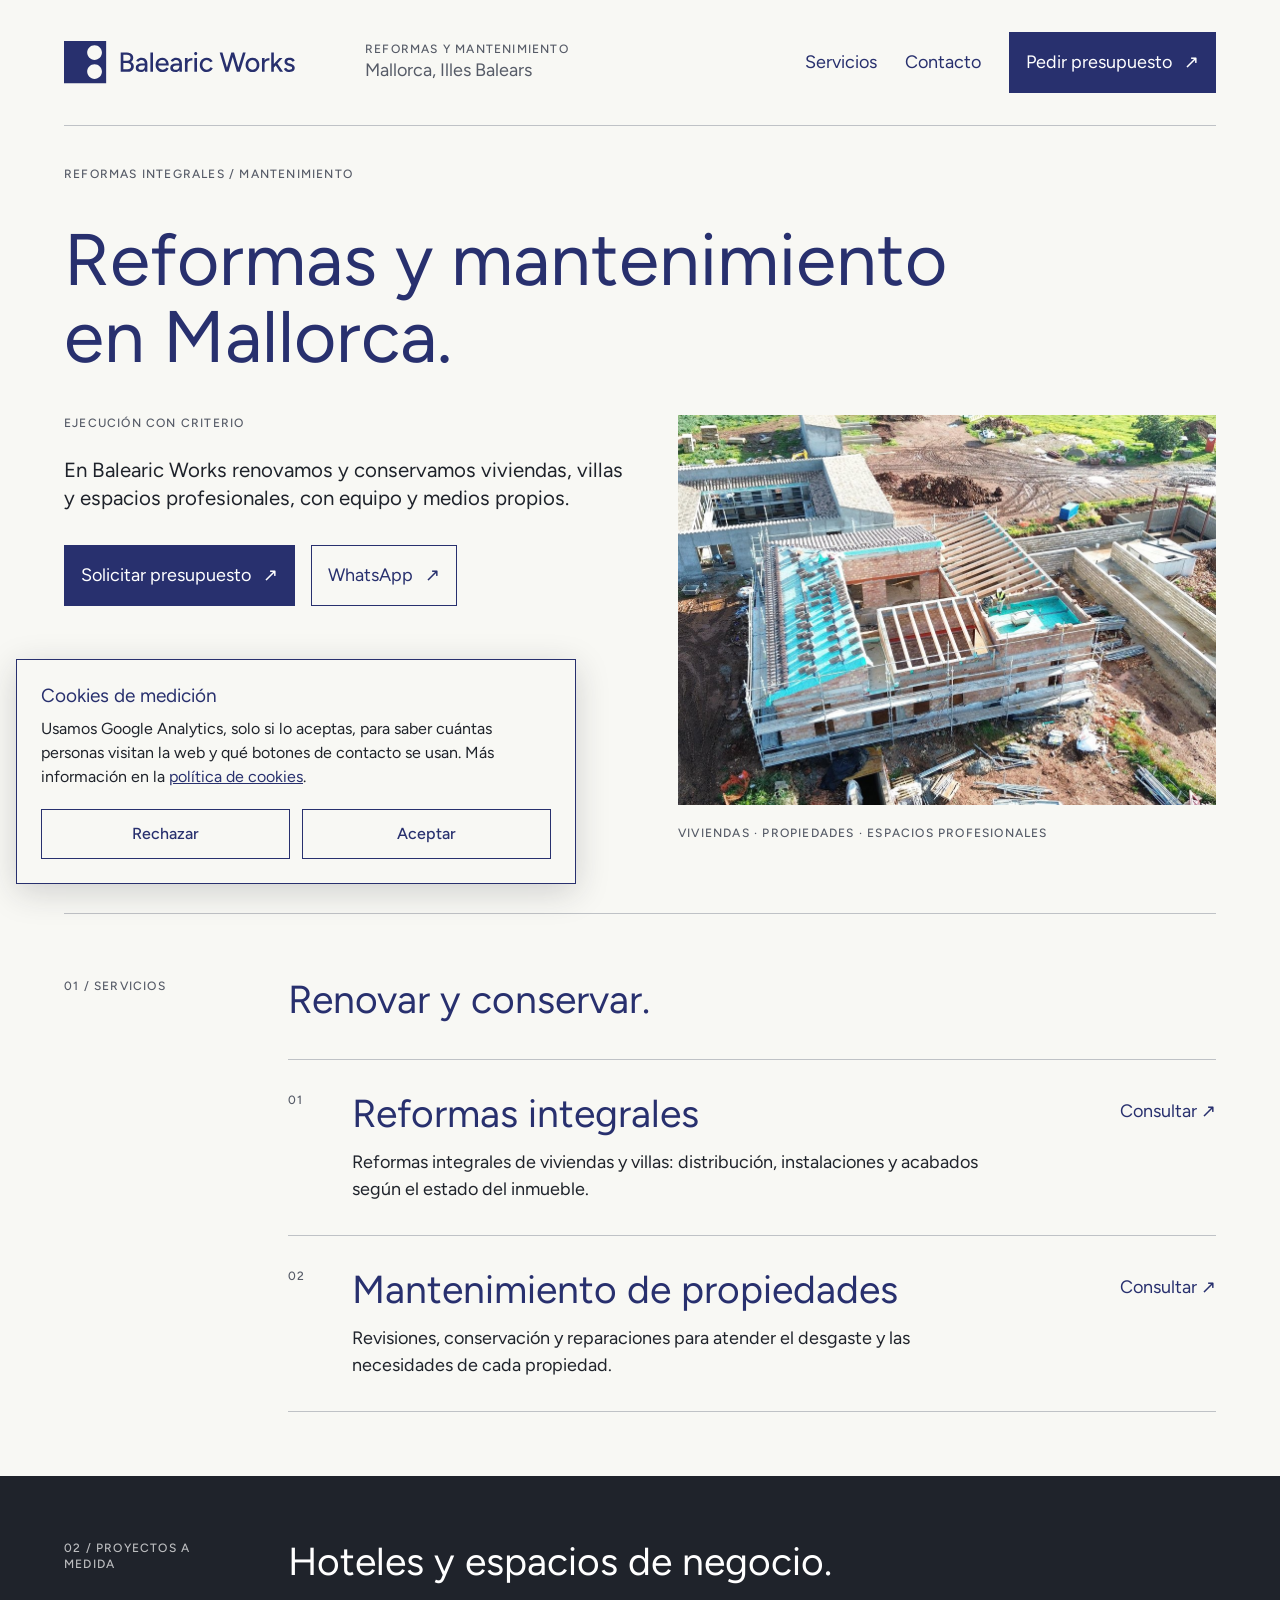
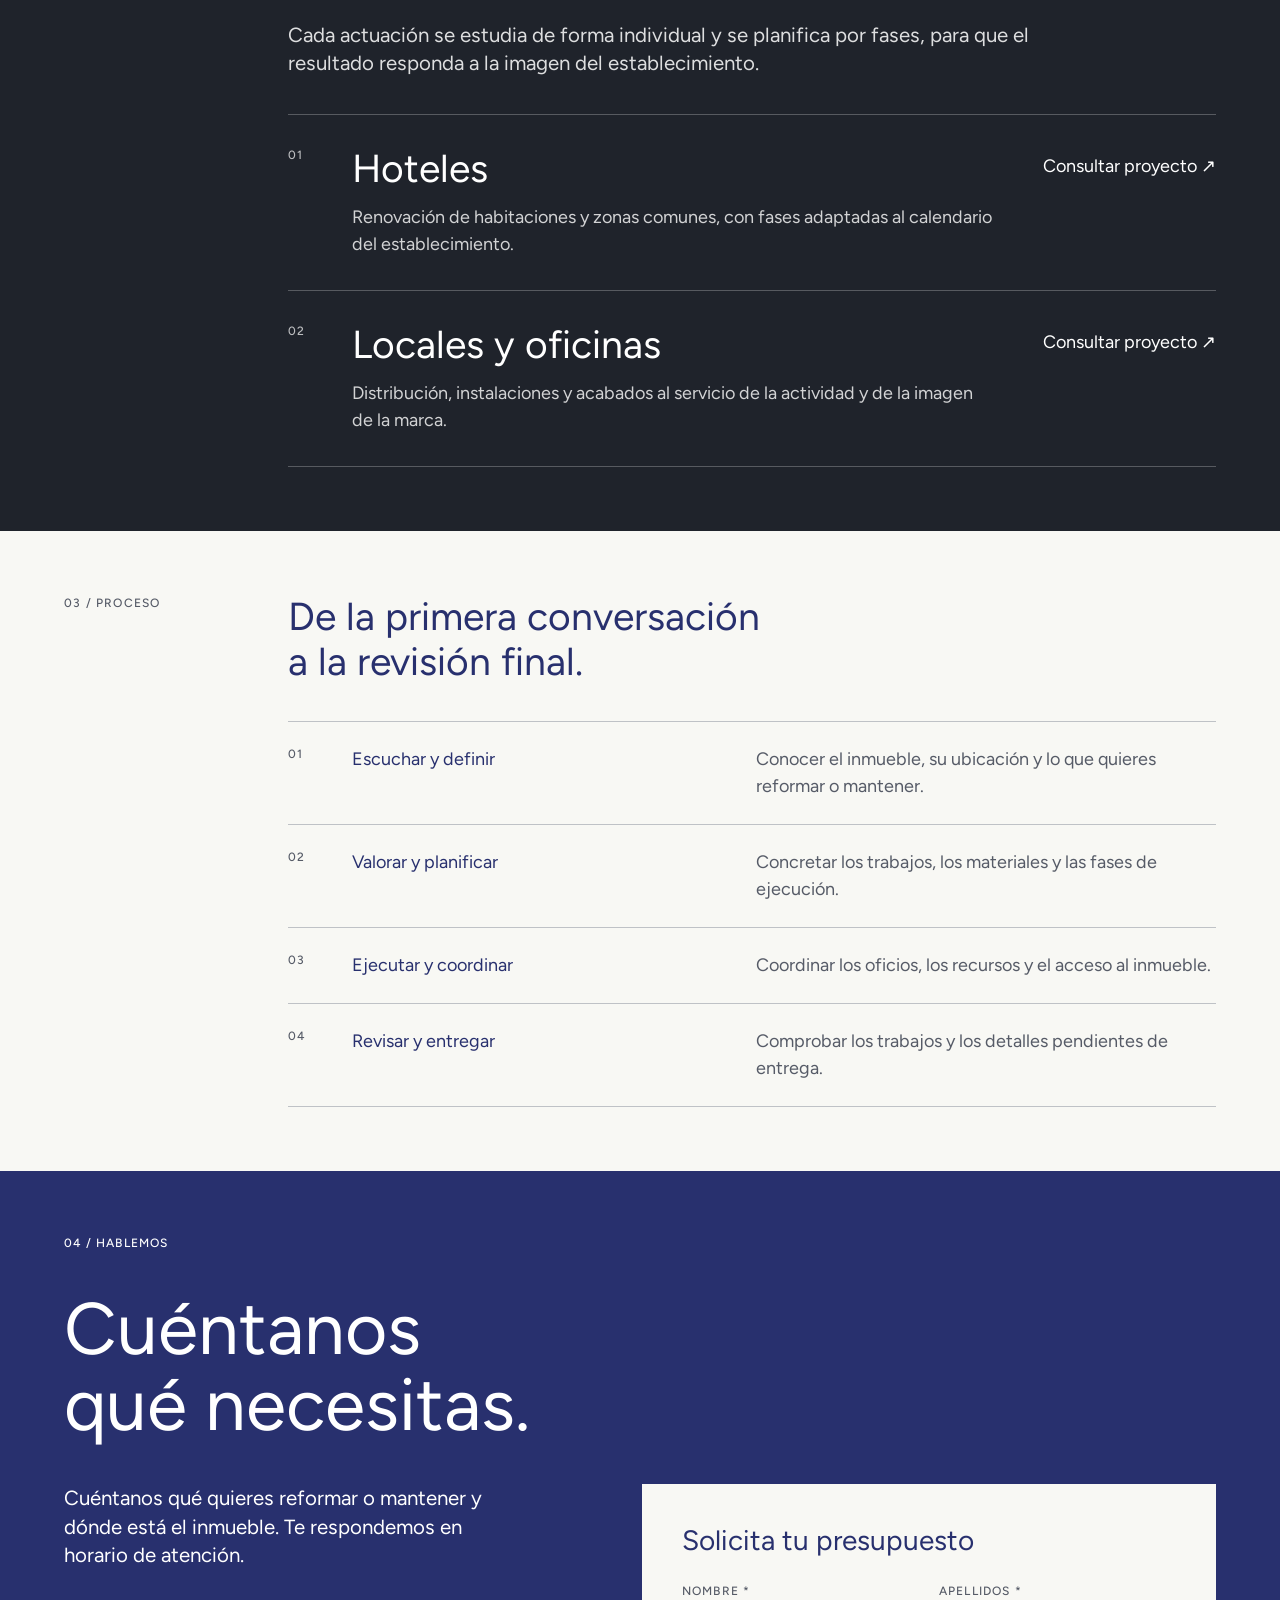
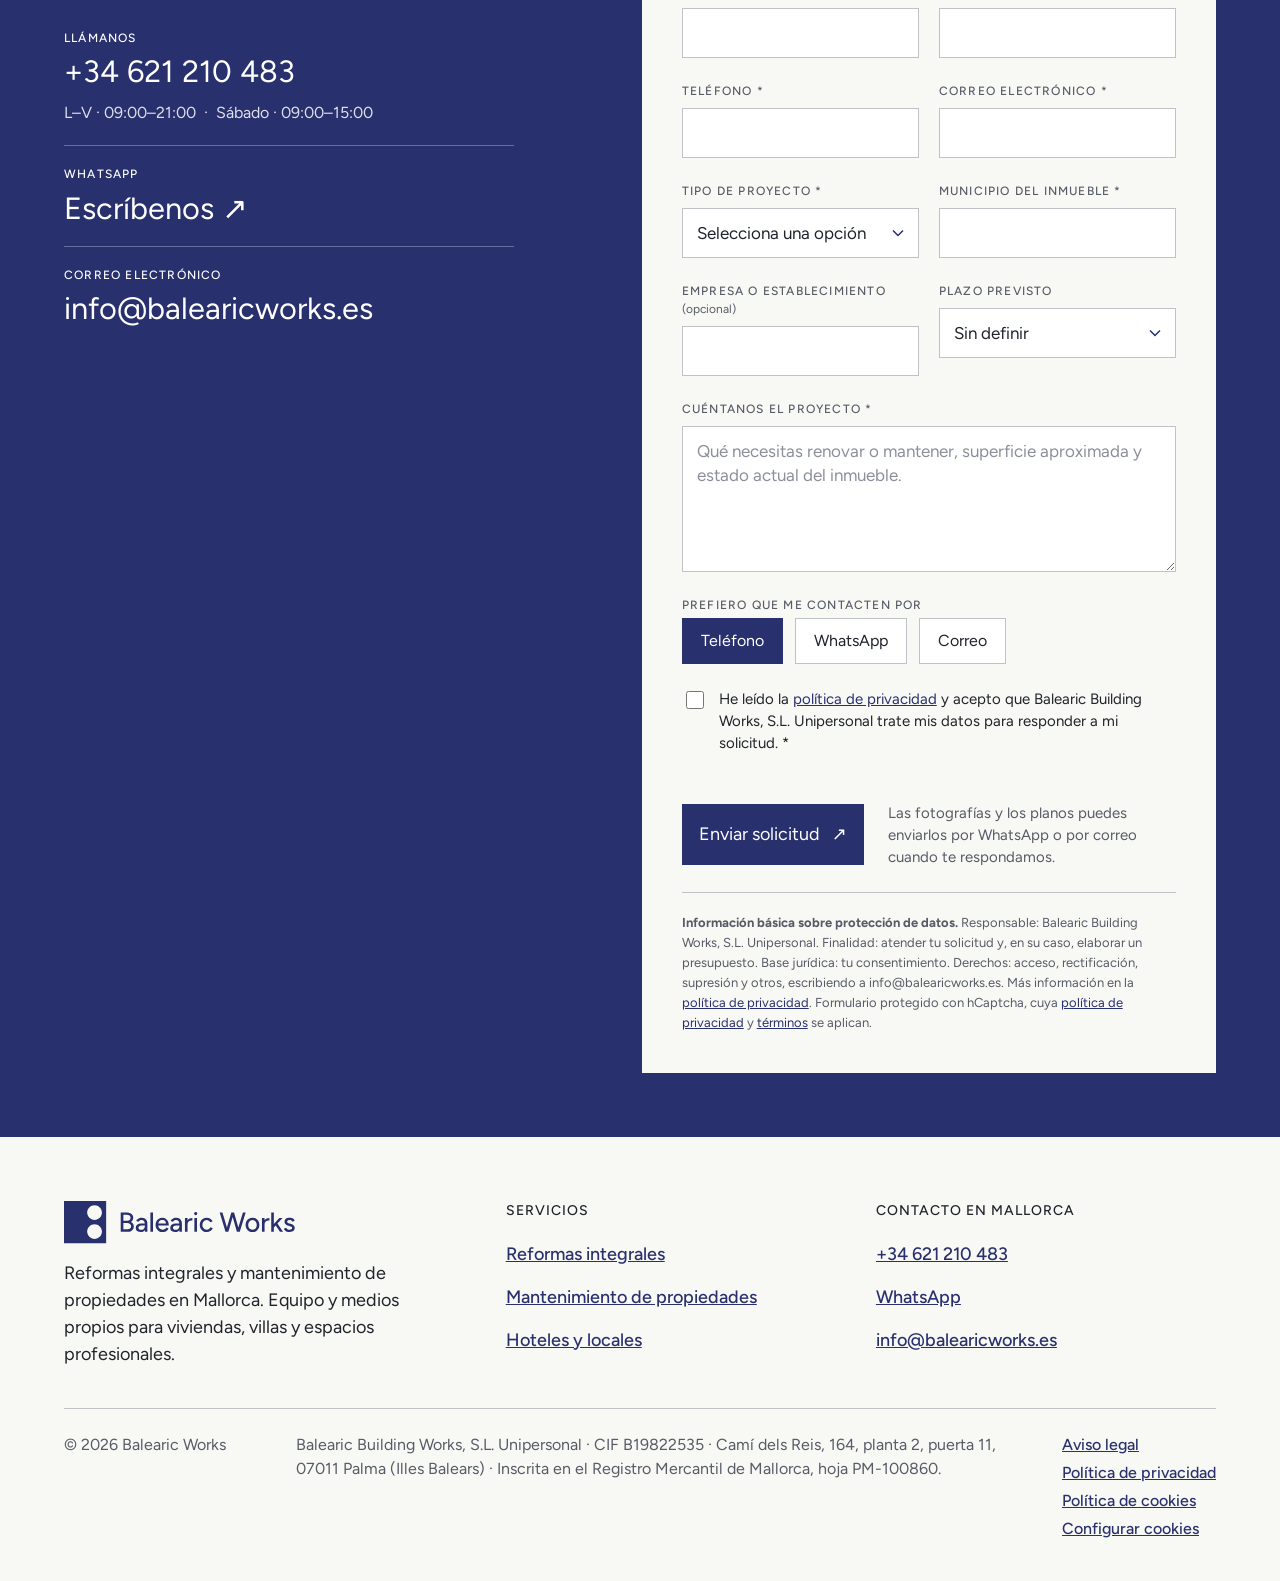
<file: index.html>
<!doctype html>
<html lang="es">
<head>
  <meta charset="utf-8">
  <meta name="viewport" content="width=device-width, initial-scale=1">
  <title>Balearic Works · Reformas y mantenimiento en Mallorca</title>
  <meta name="description" content="Reformas integrales y mantenimiento de propiedades en Mallorca, con equipo y medios propios. Proyectos a medida para hoteles y locales. Solicita presupuesto por teléfono o WhatsApp.">
  <meta name="theme-color" content="#28306e">
  <link rel="canonical" href="https://balearicworks.es/">

  <meta property="og:type" content="website">
  <meta property="og:locale" content="es_ES">
  <meta property="og:site_name" content="Balearic Works">
  <meta property="og:title" content="Balearic Works · Reformas y mantenimiento en Mallorca">
  <meta property="og:description" content="Reformas integrales y mantenimiento de propiedades en Mallorca, con equipo y medios propios.">
  <meta property="og:url" content="https://balearicworks.es/">

  <link rel="icon" href="assets/logo-marca.svg" type="image/svg+xml">
  <link rel="preload" href="assets/fonts/figtree-latin-wght-normal.woff2" as="font" type="font/woff2" crossorigin>
  <link rel="stylesheet" href="css/styles.css">

  <script type="application/ld+json">
  {
    "@context": "https://schema.org",
    "@type": "HomeAndConstructionBusiness",
    "name": "Balearic Works",
    "legalName": "Balearic Building Works, S.L. Unipersonal",
    "taxID": "B19822535",
    "url": "https://balearicworks.es/",
    "description": "Reformas integrales y mantenimiento de propiedades en Mallorca.",
    "email": "info@balearicworks.es",
    "telephone": "+34621210483",
    "address": {
      "@type": "PostalAddress",
      "addressLocality": "Palma",
      "addressRegion": "Illes Balears",
      "addressCountry": "ES"
    },
    "areaServed": "Mallorca, Illes Balears",
    "openingHoursSpecification": [
      { "@type": "OpeningHoursSpecification", "dayOfWeek": ["Monday","Tuesday","Wednesday","Thursday","Friday"], "opens": "09:00", "closes": "21:00" },
      { "@type": "OpeningHoursSpecification", "dayOfWeek": "Saturday", "opens": "09:00", "closes": "15:00" }
    ]
  }
  </script>
</head>
<body>
  <a class="skip" href="#contacto">Ir al contacto</a>

  <header class="cabecera">
    <div class="contenedor cabecera__fila">
      <a class="marca" href="/" aria-label="Balearic Works, inicio">
        <img src="assets/logo.svg" alt="Balearic Works" width="233" height="43">
      </a>

      <div class="cabecera__actividad">
        <p class="micro">Reformas y mantenimiento</p>
        <p class="cabecera__lugar">Mallorca, Illes Balears</p>
      </div>

      <nav class="nav" aria-label="Principal">
        <a class="nav__enlace" href="#servicios">Servicios</a>
        <a class="nav__enlace" href="#contacto">Contacto</a>
        <a class="boton" data-evento="pedir_presupuesto" data-ubicacion="cabecera" href="#contacto">Pedir presupuesto <span aria-hidden="true">↗</span></a>
      </nav>
    </div>
  </header>

  <main>
    <!-- Presentación -->
    <section class="presentacion" aria-labelledby="titular">
      <div class="contenedor">
        <p class="micro">Reformas integrales / Mantenimiento</p>
        <h1 id="titular" class="hero">Reformas y mantenimiento<br class="solo-escritorio"> en Mallorca.</h1>

        <div class="presentacion__rejilla">
          <div class="presentacion__texto">
            <p class="micro">Ejecución con criterio</p>
            <p class="intro">En Balearic Works renovamos y conservamos viviendas, villas y espacios profesionales, con equipo y medios propios.</p>
            <div class="acciones">
              <a class="boton" data-evento="pedir_presupuesto" data-ubicacion="hero" href="#contacto">Solicitar presupuesto <span aria-hidden="true">↗</span></a>
              <a class="boton boton--linea" data-evento="click_whatsapp" data-ubicacion="hero" href="https://wa.me/34621210483?text=Hola%2C%20me%20gustar%C3%ADa%20solicitar%20un%20presupuesto." target="_blank" rel="noopener">WhatsApp <span aria-hidden="true">↗</span></a>
            </div>
          </div>

          <figure class="presentacion__imagen">
            <img src="assets/obra.jpg" alt="Vista aérea de una obra de reforma en Mallorca" width="616" height="446" fetchpriority="high">
            <figcaption class="micro">Viviendas · Propiedades · Espacios profesionales</figcaption>
          </figure>
        </div>
      </div>
    </section>

    <!-- Servicios -->
    <section id="servicios" class="seccion" aria-labelledby="servicios-titulo">
      <div class="contenedor">
        <div class="reticula">
          <p class="micro reticula__rotulo">01 / Servicios</p>
          <div class="reticula__contenido">
            <h2 id="servicios-titulo" class="titulo titulo--navy">Renovar y conservar.</h2>

            <ul class="lista">
              <li class="fila">
                <span class="micro fila__num">01</span>
                <div class="fila__texto">
                  <h3 class="titulo titulo--navy">Reformas integrales</h3>
                  <p class="cuerpo-tinta">Reformas integrales de viviendas y villas: distribución, instalaciones y acabados según el estado del inmueble.</p>
                </div>
                <a class="fila__enlace" data-evento="consultar_servicio" data-ubicacion="servicios" data-servicio="reformas_integrales" href="#contacto">Consultar <span aria-hidden="true">↗</span></a>
              </li>
              <li class="fila">
                <span class="micro fila__num">02</span>
                <div class="fila__texto">
                  <h3 class="titulo titulo--navy">Mantenimiento de propiedades</h3>
                  <p class="cuerpo-tinta">Revisiones, conservación y reparaciones para atender el desgaste y las necesidades de cada propiedad.</p>
                </div>
                <a class="fila__enlace" data-evento="consultar_servicio" data-ubicacion="servicios" data-servicio="mantenimiento" href="#contacto">Consultar <span aria-hidden="true">↗</span></a>
              </li>
            </ul>
          </div>
        </div>
      </div>
    </section>

    <!-- Proyectos a medida -->
    <section class="proyectos" aria-labelledby="proyectos-titulo">
      <div class="contenedor">
        <div class="reticula">
          <p class="micro reticula__rotulo">02 / Proyectos a medida</p>
          <div class="reticula__contenido">
            <h2 id="proyectos-titulo" class="titulo">Hoteles y espacios de negocio.</h2>
            <p class="intro proyectos__intro">Cada actuación se estudia de forma individual y se planifica por fases, para que el resultado responda a la imagen del establecimiento.</p>

            <ul class="lista lista--oscura">
              <li class="fila">
                <span class="micro fila__num">01</span>
                <div class="fila__texto">
                  <h3 class="titulo">Hoteles</h3>
                  <p>Renovación de habitaciones y zonas comunes, con fases adaptadas al calendario del establecimiento.</p>
                </div>
                <a class="fila__enlace" data-evento="consultar_servicio" data-ubicacion="proyectos" data-servicio="hoteles" href="#contacto">Consultar proyecto <span aria-hidden="true">↗</span></a>
              </li>
              <li class="fila">
                <span class="micro fila__num">02</span>
                <div class="fila__texto">
                  <h3 class="titulo">Locales y oficinas</h3>
                  <p>Distribución, instalaciones y acabados al servicio de la actividad y de la imagen de la marca.</p>
                </div>
                <a class="fila__enlace" data-evento="consultar_servicio" data-ubicacion="proyectos" data-servicio="locales_oficinas" href="#contacto">Consultar proyecto <span aria-hidden="true">↗</span></a>
              </li>
            </ul>
          </div>
        </div>
      </div>
    </section>

    <!-- Proceso -->
    <section class="seccion" aria-labelledby="proceso-titulo">
      <div class="contenedor">
        <div class="reticula">
          <p class="micro reticula__rotulo">03 / Proceso</p>
          <div class="reticula__contenido">
            <h2 id="proceso-titulo" class="titulo titulo--navy">De la primera conversación<br class="solo-escritorio"> a la revisión final.</h2>

            <ol class="lista">
              <li class="fila fila--proceso">
                <span class="micro fila__num">01</span>
                <h3 class="fila__titulo">Escuchar y definir</h3>
                <p class="fila__detalle">Conocer el inmueble, su ubicación y lo que quieres reformar o mantener.</p>
              </li>
              <li class="fila fila--proceso">
                <span class="micro fila__num">02</span>
                <h3 class="fila__titulo">Valorar y planificar</h3>
                <p class="fila__detalle">Concretar los trabajos, los materiales y las fases de ejecución.</p>
              </li>
              <li class="fila fila--proceso">
                <span class="micro fila__num">03</span>
                <h3 class="fila__titulo">Ejecutar y coordinar</h3>
                <p class="fila__detalle">Coordinar los oficios, los recursos y el acceso al inmueble.</p>
              </li>
              <li class="fila fila--proceso">
                <span class="micro fila__num">04</span>
                <h3 class="fila__titulo">Revisar y entregar</h3>
                <p class="fila__detalle">Comprobar los trabajos y los detalles pendientes de entrega.</p>
              </li>
            </ol>
          </div>
        </div>
      </div>
    </section>

    <!-- Contacto -->
    <section id="contacto" class="contacto" aria-labelledby="contacto-titulo">
      <div class="contenedor">
        <p class="micro">04 / Hablemos</p>
        <h2 id="contacto-titulo" class="hero">Cuéntanos<br>qué necesitas.</h2>

        <div class="contacto__rejilla">
          <div class="contacto__invitacion">
            <p class="intro">Cuéntanos qué quieres reformar o mantener y dónde está el inmueble. Te respondemos en horario de atención.</p>

            <div class="contacto__datos contacto__datos--compacto">
              <div class="dato">
                <p class="micro">Llámanos</p>
                <a class="titulo dato__valor" data-evento="click_telefono" data-ubicacion="contacto" href="tel:+34621210483">+34 621 210 483</a>
                <p class="dato__nota">L–V · 09:00–21:00 &nbsp;·&nbsp; Sábado · 09:00–15:00</p>
              </div>
              <div class="dato">
                <p class="micro">WhatsApp</p>
                <a class="titulo dato__valor" data-evento="click_whatsapp" data-ubicacion="contacto" href="https://wa.me/34621210483?text=Hola%2C%20me%20gustar%C3%ADa%20solicitar%20un%20presupuesto." target="_blank" rel="noopener">Escríbenos <span aria-hidden="true">↗</span></a>
              </div>
              <div class="dato">
                <p class="micro">Correo electrónico</p>
                <a class="titulo dato__valor" data-evento="click_email" data-ubicacion="contacto" href="mailto:info@balearicworks.es">info@balearicworks.es</a>
              </div>
            </div>
          </div>

          <form class="formulario" id="formulario" action="https://api.web3forms.com/submit" method="post" aria-labelledby="formulario-titulo">
            <input type="hidden" name="access_key" value="8e10b8a3-406a-4bd6-9db0-41048cd48e46">
            <input type="hidden" name="subject" value="Solicitud web · Balearic Works">
            <input type="hidden" name="consentimiento" value="">

            <h3 id="formulario-titulo" class="formulario__titulo">Solicita tu presupuesto</h3>

            <div class="campo"><label for="f-nombre">Nombre *</label><input id="f-nombre" name="nombre" type="text" autocomplete="given-name" maxlength="80" required></div>
            <div class="campo"><label for="f-apellidos">Apellidos *</label><input id="f-apellidos" name="apellidos" type="text" autocomplete="family-name" maxlength="120" required></div>

            <div class="campo"><label for="f-telefono">Teléfono *</label><input id="f-telefono" name="telefono" type="tel" autocomplete="tel" maxlength="30" required></div>
            <div class="campo"><label for="f-email">Correo electrónico *</label><input id="f-email" name="email" type="email" autocomplete="email" maxlength="120" required></div>

            <div class="campo"><label for="f-proyecto">Tipo de proyecto *</label>
              <select id="f-proyecto" name="proyecto" required>
                <option value="" selected disabled>Selecciona una opción</option>
                <option>Reforma integral de vivienda o villa</option>
                <option>Mantenimiento de propiedad</option>
                <option>Hotel</option>
                <option>Local u oficina</option>
                <option>Otro</option>
              </select>
            </div>
            <div class="campo"><label for="f-municipio">Municipio del inmueble *</label><input id="f-municipio" name="municipio" type="text" maxlength="80" required></div>

            <div class="campo"><label for="f-empresa">Empresa o establecimiento <span class="campo__op">(opcional)</span></label><input id="f-empresa" name="empresa" type="text" autocomplete="organization" maxlength="120"></div>
            <div class="campo"><label for="f-plazo">Plazo previsto</label>
              <select id="f-plazo" name="plazo">
                <option value="" selected>Sin definir</option>
                <option>Lo antes posible</option>
                <option>En 1–3 meses</option>
                <option>En 3–6 meses</option>
                <option>Más adelante</option>
              </select>
            </div>

            <div class="campo campo--ancho"><label for="f-mensaje">Cuéntanos el proyecto *</label>
              <textarea id="f-mensaje" name="mensaje" rows="5" maxlength="3000" required placeholder="Qué necesitas renovar o mantener, superficie aproximada y estado actual del inmueble."></textarea>
            </div>

            <fieldset class="campo campo--ancho campo--opciones">
              <legend>Prefiero que me contacten por</legend>
              <label class="opcion"><input type="radio" name="via" value="Teléfono" checked><span>Teléfono</span></label>
              <label class="opcion"><input type="radio" name="via" value="WhatsApp"><span>WhatsApp</span></label>
              <label class="opcion"><input type="radio" name="via" value="Correo"><span>Correo</span></label>
            </fieldset>

            <input type="checkbox" name="botcheck" class="formulario__hp" tabindex="-1" autocomplete="off" aria-hidden="true">

            <label class="campo--ancho consentimiento"><input type="checkbox" id="f-privacidad" name="privacidad" required><span>He leído la <a href="privacidad.html">política de privacidad</a> y acepto que Balearic Building Works, S.L. Unipersonal trate mis datos para responder a mi solicitud. *</span></label>

            <div class="campo--ancho"><div class="h-captcha" data-captcha="true"></div></div>

            <p class="campo--ancho formulario__estado" id="formulario-estado" role="status" aria-live="polite" hidden></p>

            <div class="campo--ancho formulario__envio">
              <button class="boton" type="submit">Enviar solicitud <span aria-hidden="true">↗</span></button>
              <p class="formulario__nota">Las fotografías y los planos puedes enviarlos por WhatsApp o por correo cuando te respondamos.</p>
            </div>

            <p class="campo--ancho formulario__legal"><strong>Información básica sobre protección de datos.</strong> Responsable: Balearic Building Works, S.L. Unipersonal. Finalidad: atender tu solicitud y, en su caso, elaborar un presupuesto. Base jurídica: tu consentimiento. Derechos: acceso, rectificación, supresión y otros, escribiendo a info@balearicworks.es. Más información en la <a href="privacidad.html">política de privacidad</a>. Formulario protegido con hCaptcha, cuya <a href="https://www.hcaptcha.com/privacy" rel="noopener">política de privacidad</a> y <a href="https://www.hcaptcha.com/terms" rel="noopener">términos</a> se aplican.</p>
          </form>
        </div>
      </div>
    </section>
  </main>

  <footer class="cierre">
    <div class="contenedor">
      <div class="cierre__columnas">
        <div class="cierre__marca">
          <img src="assets/logo.svg" alt="Balearic Works" width="233" height="43">
          <p>Reformas integrales y mantenimiento de propiedades en Mallorca. Equipo y medios propios para viviendas, villas y espacios profesionales.</p>
        </div>
        <div>
          <p class="cierre__rotulo">Servicios</p>
          <ul class="cierre__enlaces">
            <li><a href="#servicios">Reformas integrales</a></li>
            <li><a href="#servicios">Mantenimiento de propiedades</a></li>
            <li><a href="#contacto">Hoteles y locales</a></li>
          </ul>
        </div>
        <div>
          <p class="cierre__rotulo">Contacto en Mallorca</p>
          <ul class="cierre__enlaces">
            <li><a data-evento="click_telefono" data-ubicacion="pie" href="tel:+34621210483">+34 621 210 483</a></li>
            <li><a data-evento="click_whatsapp" data-ubicacion="pie" href="https://wa.me/34621210483" target="_blank" rel="noopener">WhatsApp</a></li>
            <li><a data-evento="click_email" data-ubicacion="pie" href="mailto:info@balearicworks.es">info@balearicworks.es</a></li>
          </ul>
        </div>
      </div>

      <hr class="cierre__linea">

      <div class="cierre__legal">
        <p>© 2026 Balearic Works</p>
        <p class="cierre__identificacion">Balearic Building Works, S.L. Unipersonal · CIF B19822535 · Camí dels Reis, 164, planta 2, puerta 11, 07011 Palma (Illes Balears) · Inscrita en el Registro Mercantil de Mallorca, hoja PM-100860.</p>
        <div class="cierre__legales">
          <a href="aviso-legal.html">Aviso legal</a>
          <a href="privacidad.html">Política de privacidad</a>
          <a href="cookies.html">Política de cookies</a>
          <button type="button" class="enlace-boton" data-cookies-abrir>Configurar cookies</button>
        </div>
      </div>
    </div>
  </footer>

  <div class="barra-contacto" role="group" aria-label="Contacto rápido">
    <a data-evento="click_telefono" data-ubicacion="barra_movil" href="tel:+34621210483">Llamar</a>
    <a data-evento="click_whatsapp" data-ubicacion="barra_movil" href="https://wa.me/34621210483?text=Hola%2C%20me%20gustar%C3%ADa%20solicitar%20un%20presupuesto." target="_blank" rel="noopener">WhatsApp</a>
  </div>
  <script src="js/consentimiento.js" defer></script>
  <script src="js/formulario.js" defer></script>
</body>
</html>
</file>
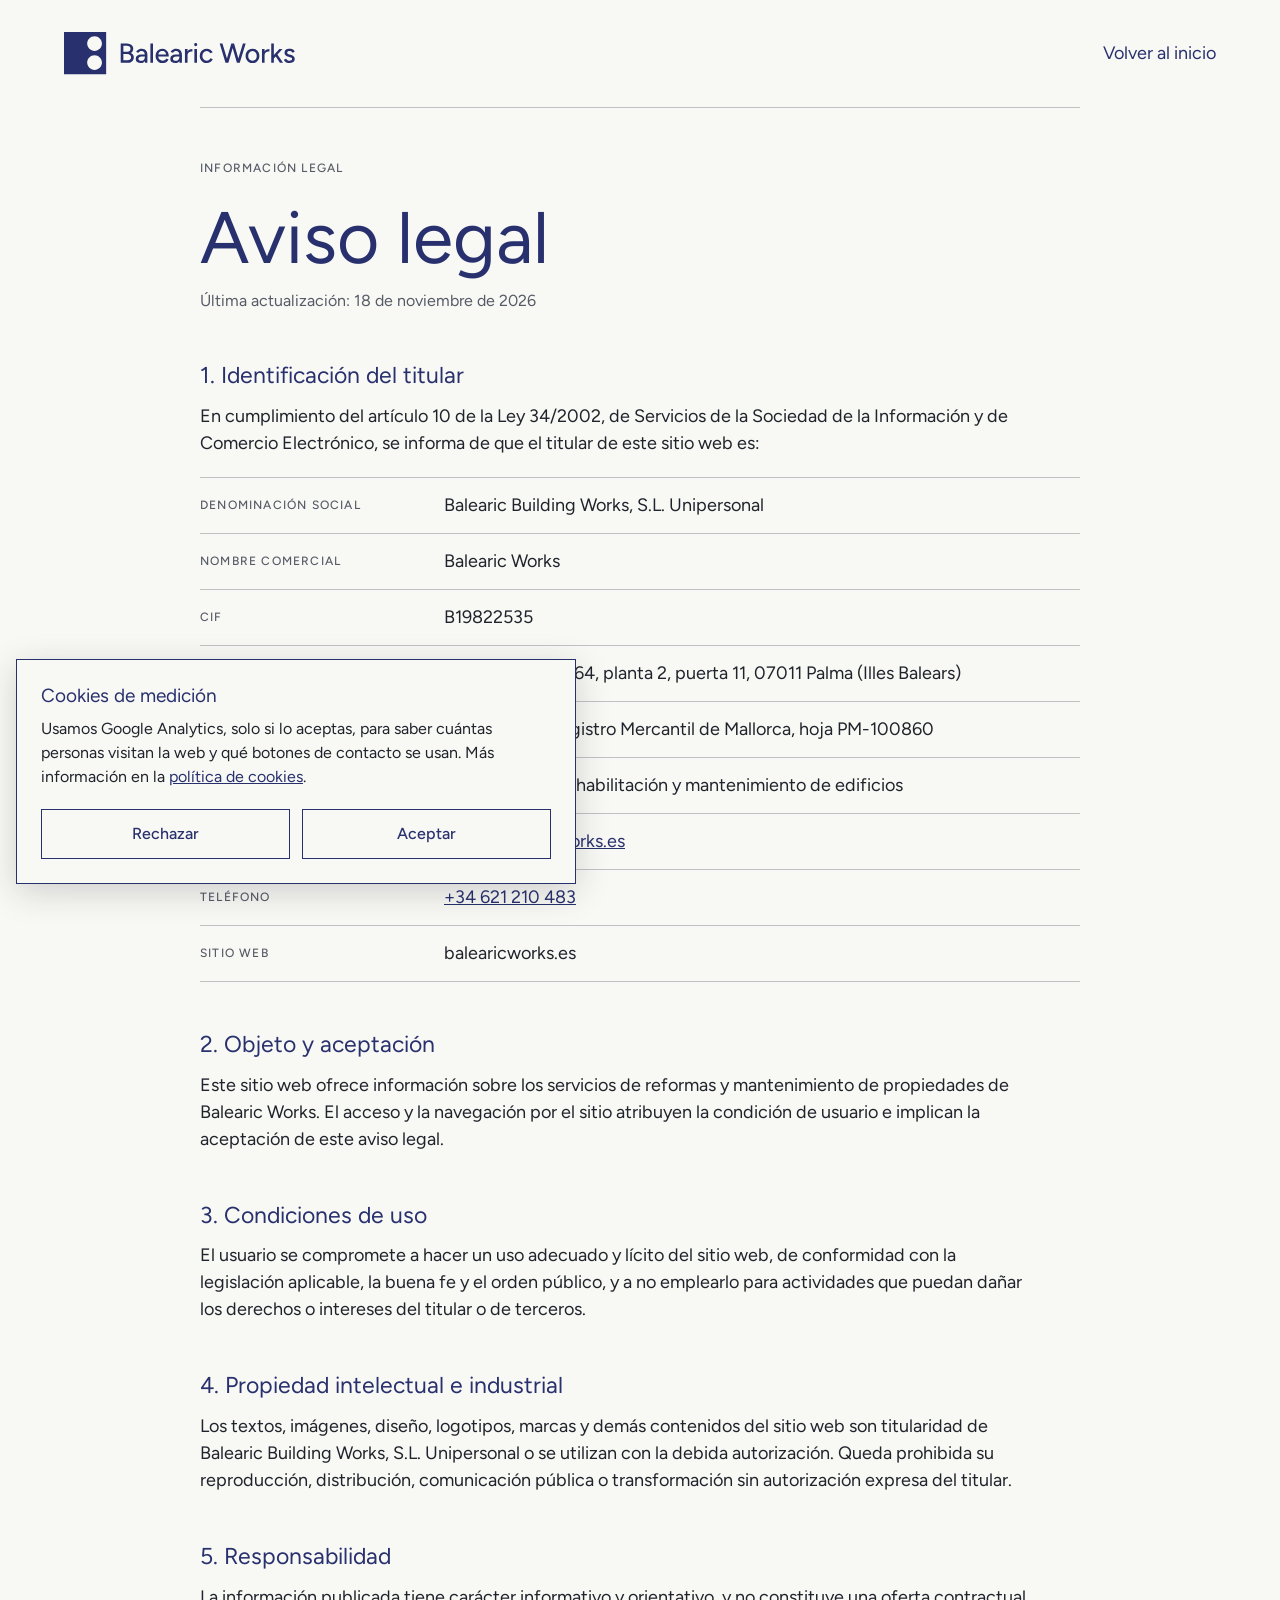
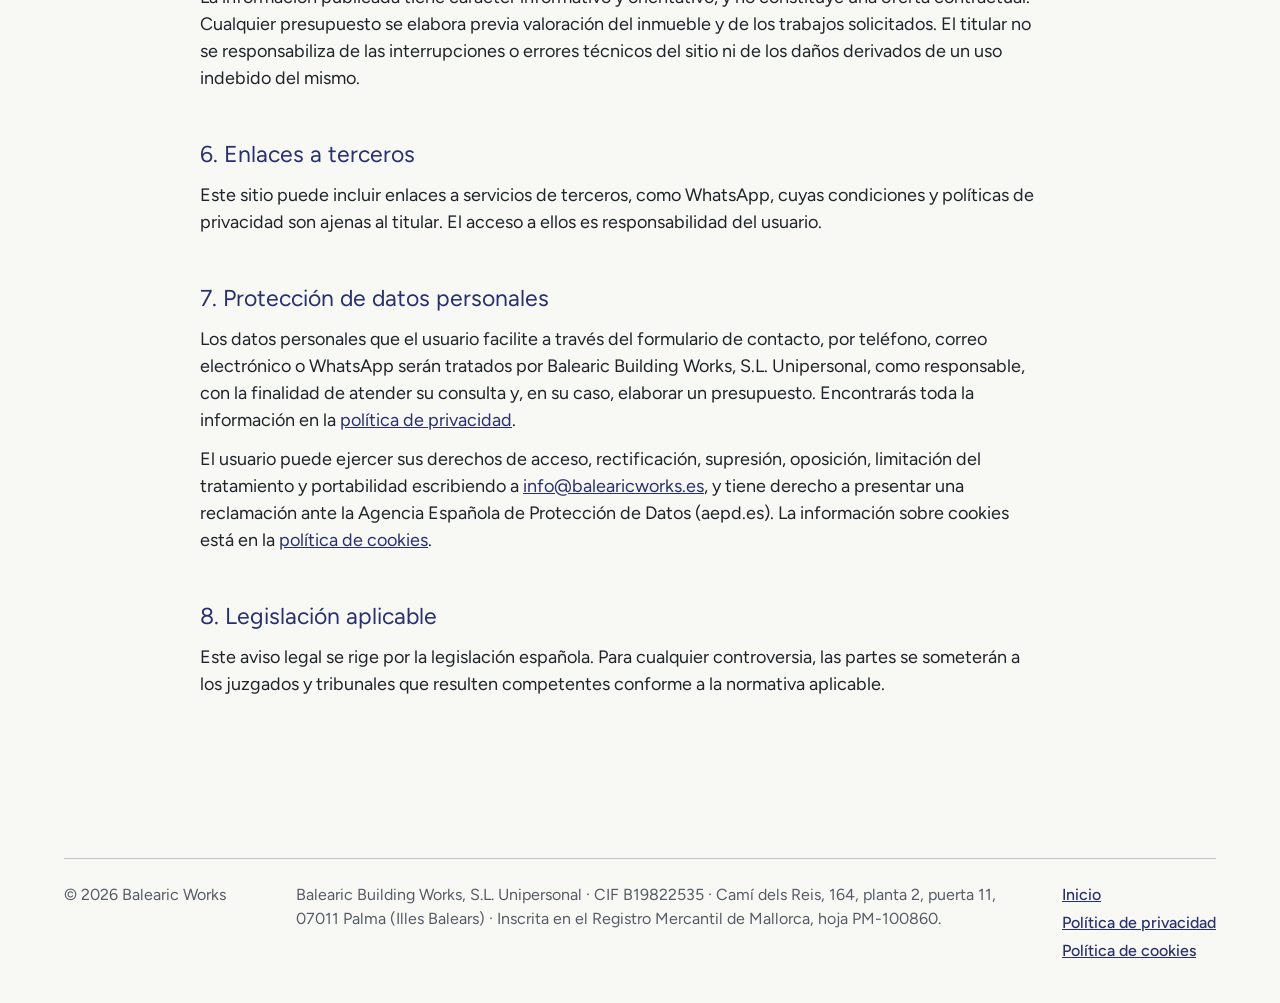
<file: aviso-legal.html>
<!doctype html>
<html lang="es">
<head>
  <meta charset="utf-8">
  <meta name="viewport" content="width=device-width, initial-scale=1">
  <title>Aviso legal · Balearic Works</title>
  <meta name="description" content="Aviso legal e identificación del titular del sitio web balearicworks.es.">
  <meta name="theme-color" content="#28306e">
  <link rel="canonical" href="https://balearicworks.es/aviso-legal.html">
  <link rel="icon" href="assets/logo-marca.svg" type="image/svg+xml">
  <link rel="preload" href="assets/fonts/figtree-latin-wght-normal.woff2" as="font" type="font/woff2" crossorigin>
  <link rel="stylesheet" href="css/styles.css">
</head>
<body>
  <a class="skip" href="#contenido">Ir al contenido</a>

  <header class="cabecera">
    <div class="contenedor cabecera__fila">
      <a class="marca" href="/" aria-label="Balearic Works, inicio">
        <img src="assets/logo.svg" alt="Balearic Works" width="233" height="43">
      </a>
      <nav class="nav" aria-label="Principal">
        <a class="nav__enlace" href="/">Volver al inicio</a>
      </nav>
    </div>
  </header>

  <main id="contenido">
    <article class="legal">
      <div class="contenedor">
        <p class="micro">Información legal</p>
        <h1 class="hero legal__titulo">Aviso legal</h1>
        <p class="legal__fecha">Última actualización: 18 de noviembre de 2026</p>

        <h2 class="legal__h2">1. Identificación del titular</h2>
        <p>En cumplimiento del artículo 10 de la Ley 34/2002, de Servicios de la Sociedad de la Información y de Comercio Electrónico, se informa de que el titular de este sitio web es:</p>
        <dl class="legal__datos">
          <div><dt>Denominación social</dt><dd>Balearic Building Works, S.L. Unipersonal</dd></div>
          <div><dt>Nombre comercial</dt><dd>Balearic Works</dd></div>
          <div><dt>CIF</dt><dd>B19822535</dd></div>
          <div><dt>Domicilio social</dt><dd>Camí dels Reis, 164, planta 2, puerta 11, 07011 Palma (Illes Balears)</dd></div>
          <div><dt>Datos registrales</dt><dd>Inscrita en el Registro Mercantil de Mallorca, hoja PM-100860</dd></div>
          <div><dt>Actividad</dt><dd>Construcción, rehabilitación y mantenimiento de edificios</dd></div>
          <div><dt>Correo electrónico</dt><dd><a href="mailto:info@balearicworks.es">info@balearicworks.es</a></dd></div>
          <div><dt>Teléfono</dt><dd><a href="tel:+34621210483">+34 621 210 483</a></dd></div>
          <div><dt>Sitio web</dt><dd>balearicworks.es</dd></div>
        </dl>

        <h2 class="legal__h2">2. Objeto y aceptación</h2>
        <p>Este sitio web ofrece información sobre los servicios de reformas y mantenimiento de propiedades de Balearic Works. El acceso y la navegación por el sitio atribuyen la condición de usuario e implican la aceptación de este aviso legal.</p>

        <h2 class="legal__h2">3. Condiciones de uso</h2>
        <p>El usuario se compromete a hacer un uso adecuado y lícito del sitio web, de conformidad con la legislación aplicable, la buena fe y el orden público, y a no emplearlo para actividades que puedan dañar los derechos o intereses del titular o de terceros.</p>

        <h2 class="legal__h2">4. Propiedad intelectual e industrial</h2>
        <p>Los textos, imágenes, diseño, logotipos, marcas y demás contenidos del sitio web son titularidad de Balearic Building Works, S.L. Unipersonal o se utilizan con la debida autorización. Queda prohibida su reproducción, distribución, comunicación pública o transformación sin autorización expresa del titular.</p>

        <h2 class="legal__h2">5. Responsabilidad</h2>
        <p>La información publicada tiene carácter informativo y orientativo, y no constituye una oferta contractual. Cualquier presupuesto se elabora previa valoración del inmueble y de los trabajos solicitados. El titular no se responsabiliza de las interrupciones o errores técnicos del sitio ni de los daños derivados de un uso indebido del mismo.</p>

        <h2 class="legal__h2">6. Enlaces a terceros</h2>
        <p>Este sitio puede incluir enlaces a servicios de terceros, como WhatsApp, cuyas condiciones y políticas de privacidad son ajenas al titular. El acceso a ellos es responsabilidad del usuario.</p>

        <h2 class="legal__h2">7. Protección de datos personales</h2>
        <p>Los datos personales que el usuario facilite a través del formulario de contacto, por teléfono, correo electrónico o WhatsApp serán tratados por Balearic Building Works, S.L. Unipersonal, como responsable, con la finalidad de atender su consulta y, en su caso, elaborar un presupuesto. Encontrarás toda la información en la <a href="privacidad.html">política de privacidad</a>.</p>
        <p>El usuario puede ejercer sus derechos de acceso, rectificación, supresión, oposición, limitación del tratamiento y portabilidad escribiendo a <a href="mailto:info@balearicworks.es">info@balearicworks.es</a>, y tiene derecho a presentar una reclamación ante la Agencia Española de Protección de Datos (aepd.es). La información sobre cookies está en la <a href="cookies.html">política de cookies</a>.</p>

        <h2 class="legal__h2">8. Legislación aplicable</h2>
        <p>Este aviso legal se rige por la legislación española. Para cualquier controversia, las partes se someterán a los juzgados y tribunales que resulten competentes conforme a la normativa aplicable.</p>
      </div>
    </article>
  </main>

  <footer class="cierre">
    <div class="contenedor">
      <hr class="cierre__linea cierre__linea--arriba">
      <div class="cierre__legal">
        <p>© 2026 Balearic Works</p>
        <p class="cierre__identificacion">Balearic Building Works, S.L. Unipersonal · CIF B19822535 · Camí dels Reis, 164, planta 2, puerta 11, 07011 Palma (Illes Balears) · Inscrita en el Registro Mercantil de Mallorca, hoja PM-100860.</p>
        <div class="cierre__legales">
          <a href="/">Inicio</a>
          <a href="privacidad.html">Política de privacidad</a>
          <a href="cookies.html">Política de cookies</a>
        </div>
      </div>
    </div>
  </footer>
  <script src="js/consentimiento.js" defer></script>
</body>
</html>
</file>
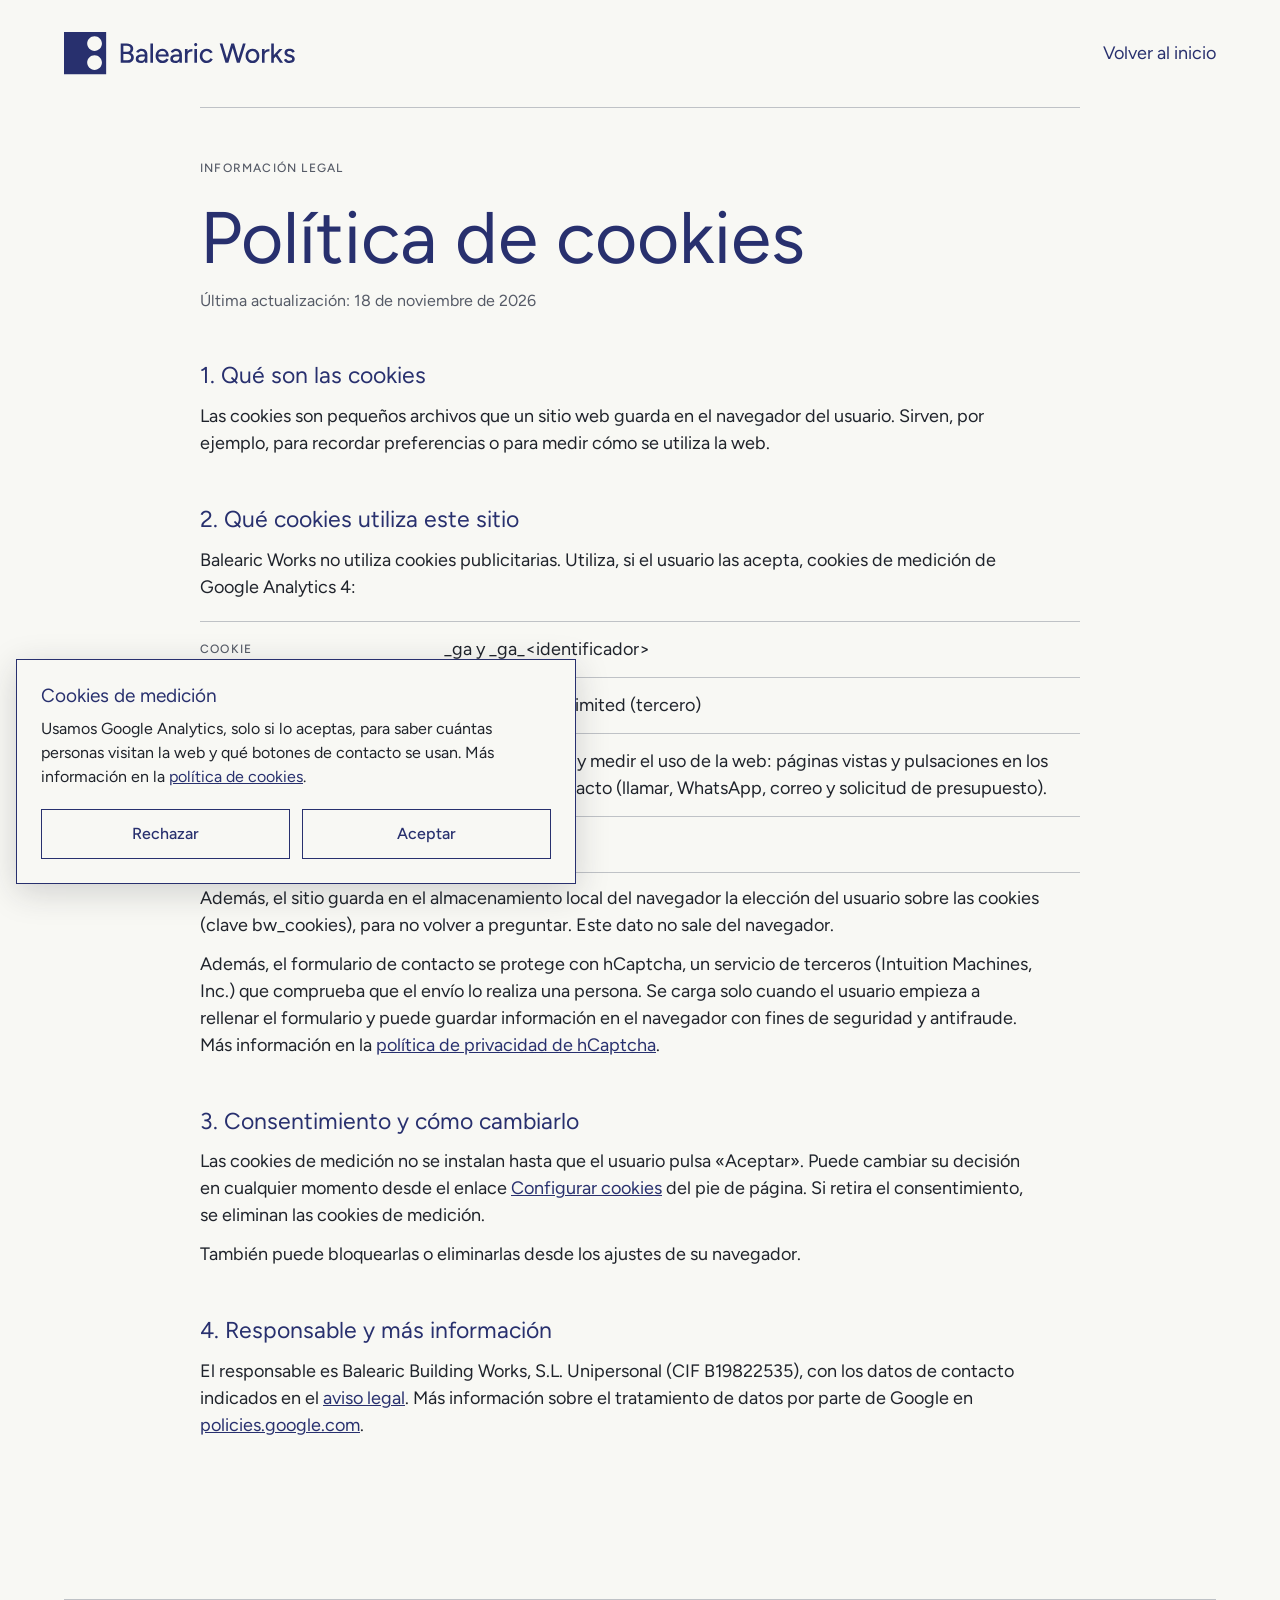
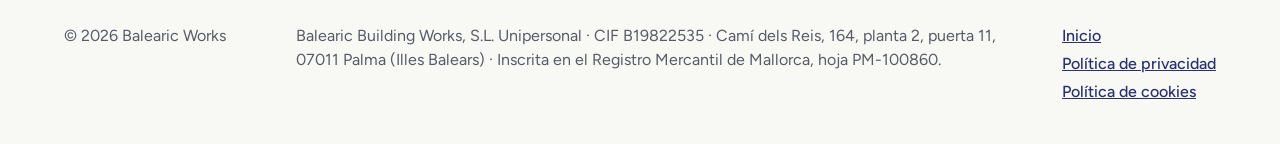
<file: cookies.html>
<!doctype html>
<html lang="es">
<head>
  <meta charset="utf-8">
  <meta name="viewport" content="width=device-width, initial-scale=1">
  <title>Política de cookies · Balearic Works</title>
  <meta name="description" content="Información sobre las cookies que utiliza balearicworks.es y cómo gestionarlas.">
  <meta name="theme-color" content="#28306e">
  <link rel="canonical" href="https://balearicworks.es/cookies.html">
  <link rel="icon" href="assets/logo-marca.svg" type="image/svg+xml">
  <link rel="preload" href="assets/fonts/figtree-latin-wght-normal.woff2" as="font" type="font/woff2" crossorigin>
  <link rel="stylesheet" href="css/styles.css">
</head>
<body>
  <a class="skip" href="#contenido">Ir al contenido</a>

  <header class="cabecera">
    <div class="contenedor cabecera__fila">
      <a class="marca" href="/" aria-label="Balearic Works, inicio">
        <img src="assets/logo.svg" alt="Balearic Works" width="233" height="43">
      </a>
      <nav class="nav" aria-label="Principal">
        <a class="nav__enlace" href="/">Volver al inicio</a>
      </nav>
    </div>
  </header>

  <main id="contenido">
    <article class="legal">
      <div class="contenedor">
        <p class="micro">Información legal</p>
        <h1 class="hero legal__titulo">Política de cookies</h1>
        <p class="legal__fecha">Última actualización: 18 de noviembre de 2026</p>

        <h2 class="legal__h2">1. Qué son las cookies</h2>
        <p>Las cookies son pequeños archivos que un sitio web guarda en el navegador del usuario. Sirven, por ejemplo, para recordar preferencias o para medir cómo se utiliza la web.</p>

        <h2 class="legal__h2">2. Qué cookies utiliza este sitio</h2>
        <p>Balearic Works no utiliza cookies publicitarias. Utiliza, si el usuario las acepta, cookies de medición de Google Analytics 4:</p>
        <dl class="legal__datos">
          <div><dt>Cookie</dt><dd>_ga y _ga_&lt;identificador&gt;</dd></div>
          <div><dt>Titular</dt><dd>Google Ireland Limited (tercero)</dd></div>
          <div><dt>Finalidad</dt><dd>Distinguir visitas y medir el uso de la web: páginas vistas y pulsaciones en los botones de contacto (llamar, WhatsApp, correo y solicitud de presupuesto).</dd></div>
          <div><dt>Duración</dt><dd>Hasta 2 años</dd></div>
        </dl>
        <p>Además, el sitio guarda en el almacenamiento local del navegador la elección del usuario sobre las cookies (clave bw_cookies), para no volver a preguntar. Este dato no sale del navegador.</p>

        <p>Además, el formulario de contacto se protege con hCaptcha, un servicio de terceros (Intuition Machines, Inc.) que comprueba que el envío lo realiza una persona. Se carga solo cuando el usuario empieza a rellenar el formulario y puede guardar información en el navegador con fines de seguridad y antifraude. Más información en la <a href="https://www.hcaptcha.com/privacy" rel="noopener">política de privacidad de hCaptcha</a>.</p>

        <h2 class="legal__h2">3. Consentimiento y cómo cambiarlo</h2>
        <p>Las cookies de medición no se instalan hasta que el usuario pulsa «Aceptar». Puede cambiar su decisión en cualquier momento desde el enlace <button type="button" class="enlace-boton" data-cookies-abrir>Configurar cookies</button> del pie de página. Si retira el consentimiento, se eliminan las cookies de medición.</p>
        <p>También puede bloquearlas o eliminarlas desde los ajustes de su navegador.</p>

        <h2 class="legal__h2">4. Responsable y más información</h2>
        <p>El responsable es Balearic Building Works, S.L. Unipersonal (CIF B19822535), con los datos de contacto indicados en el <a href="aviso-legal.html">aviso legal</a>. Más información sobre el tratamiento de datos por parte de Google en <a href="https://policies.google.com/technologies/cookies?hl=es" rel="noopener">policies.google.com</a>.</p>
      </div>
    </article>
  </main>

  <footer class="cierre">
    <div class="contenedor">
      <hr class="cierre__linea cierre__linea--arriba">
      <div class="cierre__legal">
        <p>© 2026 Balearic Works</p>
        <p class="cierre__identificacion">Balearic Building Works, S.L. Unipersonal · CIF B19822535 · Camí dels Reis, 164, planta 2, puerta 11, 07011 Palma (Illes Balears) · Inscrita en el Registro Mercantil de Mallorca, hoja PM-100860.</p>
        <div class="cierre__legales">
          <a href="/">Inicio</a>
          <a href="privacidad.html">Política de privacidad</a>
          <a href="cookies.html">Política de cookies</a>
        </div>
      </div>
    </div>
  </footer>
  <script src="js/consentimiento.js" defer></script>
</body>
</html>
</file>
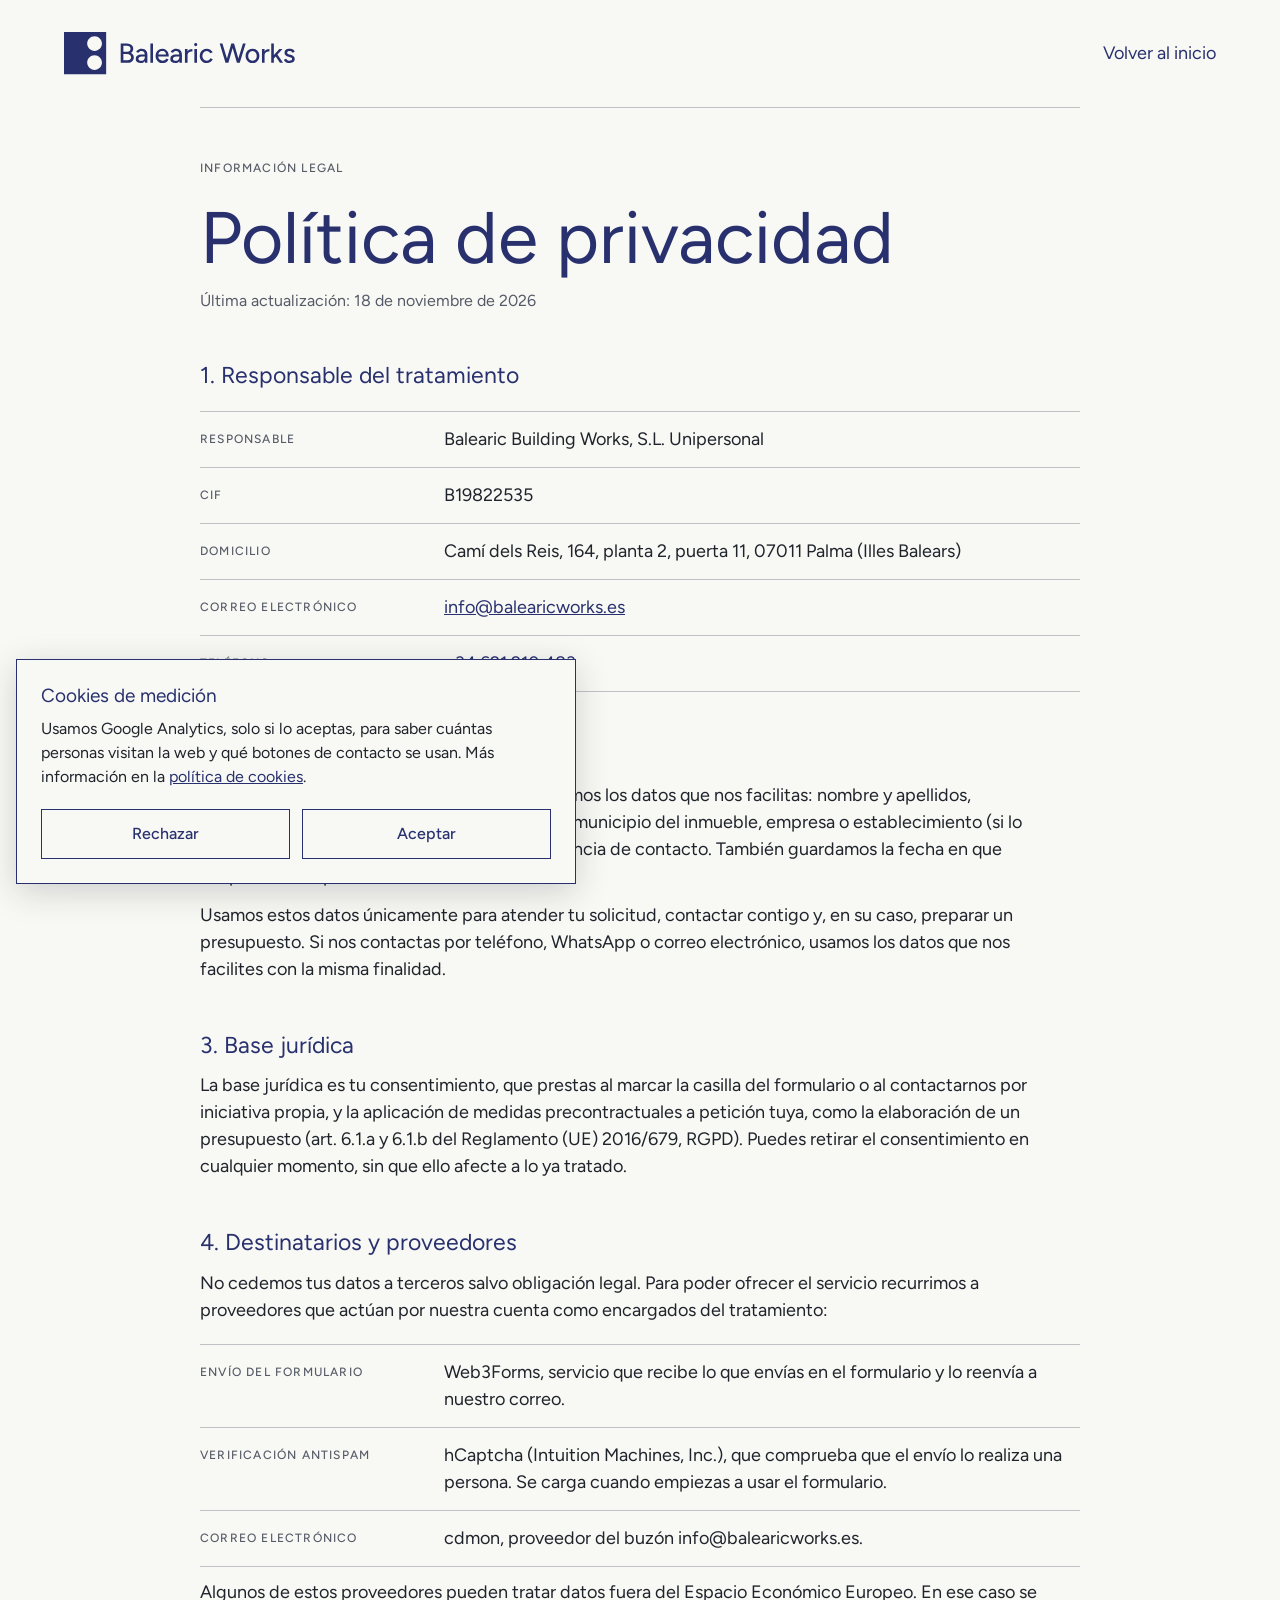
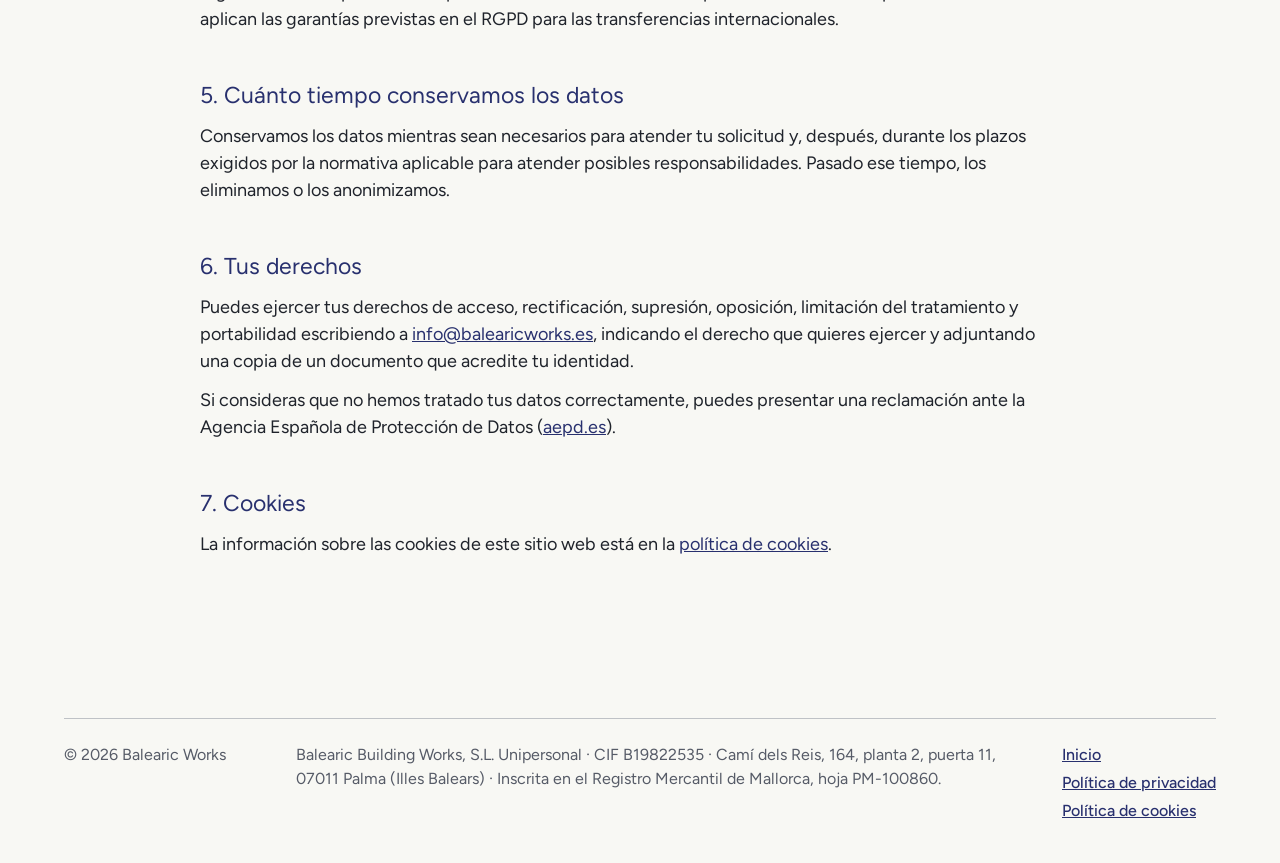
<file: privacidad.html>
<!doctype html>
<html lang="es">
<head>
  <meta charset="utf-8">
  <meta name="viewport" content="width=device-width, initial-scale=1">
  <title>Política de privacidad · Balearic Works</title>
  <meta name="description" content="Cómo trata Balearic Works los datos personales que se facilitan a través del formulario y los canales de contacto.">
  <meta name="theme-color" content="#28306e">
  <link rel="canonical" href="https://balearicworks.es/privacidad.html">
  <link rel="icon" href="assets/logo-marca.svg" type="image/svg+xml">
  <link rel="preload" href="assets/fonts/figtree-latin-wght-normal.woff2" as="font" type="font/woff2" crossorigin>
  <link rel="stylesheet" href="css/styles.css">
</head>
<body>
  <a class="skip" href="#contenido">Ir al contenido</a>

  <header class="cabecera">
    <div class="contenedor cabecera__fila">
      <a class="marca" href="/" aria-label="Balearic Works, inicio">
        <img src="assets/logo.svg" alt="Balearic Works" width="233" height="43">
      </a>
      <nav class="nav" aria-label="Principal">
        <a class="nav__enlace" href="/">Volver al inicio</a>
      </nav>
    </div>
  </header>

  <main id="contenido">
    <article class="legal">
      <div class="contenedor">
        <p class="micro">Información legal</p>
        <h1 class="hero legal__titulo">Política de privacidad</h1>
        <p class="legal__fecha">Última actualización: 18 de noviembre de 2026</p>

        <h2 class="legal__h2">1. Responsable del tratamiento</h2>
        <dl class="legal__datos">
          <div><dt>Responsable</dt><dd>Balearic Building Works, S.L. Unipersonal</dd></div>
          <div><dt>CIF</dt><dd>B19822535</dd></div>
          <div><dt>Domicilio</dt><dd>Camí dels Reis, 164, planta 2, puerta 11, 07011 Palma (Illes Balears)</dd></div>
          <div><dt>Correo electrónico</dt><dd><a href="mailto:info@balearicworks.es">info@balearicworks.es</a></dd></div>
          <div><dt>Teléfono</dt><dd><a href="tel:+34621210483">+34 621 210 483</a></dd></div>
        </dl>

        <h2 class="legal__h2">2. Qué datos tratamos y para qué</h2>
        <p>Cuando envías el formulario de contacto, tratamos los datos que nos facilitas: nombre y apellidos, teléfono, correo electrónico, tipo de proyecto, municipio del inmueble, empresa o establecimiento (si lo indicas), plazo previsto, el mensaje y tu preferencia de contacto. También guardamos la fecha en que aceptaste esta política.</p>
        <p>Usamos estos datos únicamente para atender tu solicitud, contactar contigo y, en su caso, preparar un presupuesto. Si nos contactas por teléfono, WhatsApp o correo electrónico, usamos los datos que nos facilites con la misma finalidad.</p>

        <h2 class="legal__h2">3. Base jurídica</h2>
        <p>La base jurídica es tu consentimiento, que prestas al marcar la casilla del formulario o al contactarnos por iniciativa propia, y la aplicación de medidas precontractuales a petición tuya, como la elaboración de un presupuesto (art. 6.1.a y 6.1.b del Reglamento (UE) 2016/679, RGPD). Puedes retirar el consentimiento en cualquier momento, sin que ello afecte a lo ya tratado.</p>

        <h2 class="legal__h2">4. Destinatarios y proveedores</h2>
        <p>No cedemos tus datos a terceros salvo obligación legal. Para poder ofrecer el servicio recurrimos a proveedores que actúan por nuestra cuenta como encargados del tratamiento:</p>
        <dl class="legal__datos">
          <div><dt>Envío del formulario</dt><dd>Web3Forms, servicio que recibe lo que envías en el formulario y lo reenvía a nuestro correo.</dd></div>
          <div><dt>Verificación antispam</dt><dd>hCaptcha (Intuition Machines, Inc.), que comprueba que el envío lo realiza una persona. Se carga cuando empiezas a usar el formulario.</dd></div>
          <div><dt>Correo electrónico</dt><dd>cdmon, proveedor del buzón info@balearicworks.es.</dd></div>
        </dl>
        <p>Algunos de estos proveedores pueden tratar datos fuera del Espacio Económico Europeo. En ese caso se aplican las garantías previstas en el RGPD para las transferencias internacionales.</p>

        <h2 class="legal__h2">5. Cuánto tiempo conservamos los datos</h2>
        <p>Conservamos los datos mientras sean necesarios para atender tu solicitud y, después, durante los plazos exigidos por la normativa aplicable para atender posibles responsabilidades. Pasado ese tiempo, los eliminamos o los anonimizamos.</p>

        <h2 class="legal__h2">6. Tus derechos</h2>
        <p>Puedes ejercer tus derechos de acceso, rectificación, supresión, oposición, limitación del tratamiento y portabilidad escribiendo a <a href="mailto:info@balearicworks.es">info@balearicworks.es</a>, indicando el derecho que quieres ejercer y adjuntando una copia de un documento que acredite tu identidad.</p>
        <p>Si consideras que no hemos tratado tus datos correctamente, puedes presentar una reclamación ante la Agencia Española de Protección de Datos (<a href="https://www.aepd.es" rel="noopener">aepd.es</a>).</p>

        <h2 class="legal__h2">7. Cookies</h2>
        <p>La información sobre las cookies de este sitio web está en la <a href="cookies.html">política de cookies</a>.</p>
      </div>
    </article>
  </main>

  <footer class="cierre">
    <div class="contenedor">
      <hr class="cierre__linea cierre__linea--arriba">
      <div class="cierre__legal">
        <p>© 2026 Balearic Works</p>
        <p class="cierre__identificacion">Balearic Building Works, S.L. Unipersonal · CIF B19822535 · Camí dels Reis, 164, planta 2, puerta 11, 07011 Palma (Illes Balears) · Inscrita en el Registro Mercantil de Mallorca, hoja PM-100860.</p>
        <div class="cierre__legales">
          <a href="/">Inicio</a>
          <a href="privacidad.html">Política de privacidad</a>
          <a href="cookies.html">Política de cookies</a>
        </div>
      </div>
    </div>
  </footer>
  <script src="js/consentimiento.js" defer></script>
</body>
</html>
</file>
<file: css/styles.css>
/* Balearic Works
   Fuente: Figma "Web Global" · Inicio y Servicios (escritorio 1440 px).
   Móvil derivado del escritorio con las medidas de los frames móviles del archivo (390 px, margen 24 px). */

@font-face {
  font-family: "Figtree";
  font-style: normal;
  font-weight: 300 900;
  font-display: swap;
  src: url("../assets/fonts/figtree-latin-wght-normal.woff2") format("woff2-variations");
  unicode-range: U+0000-00FF, U+0131, U+0152-0153, U+02BB-02BC, U+02C6, U+02DA, U+02DC, U+0304, U+0308, U+0329, U+2000-206F, U+20AC, U+2122, U+2191, U+2193, U+2212, U+2215, U+FEFF, U+FFFD;
}
@font-face {
  font-family: "Figtree";
  font-style: normal;
  font-weight: 300 900;
  font-display: swap;
  src: url("../assets/fonts/figtree-latin-ext-wght-normal.woff2") format("woff2-variations");
  unicode-range: U+0100-02BA, U+02BD-02C5, U+02C7-02CC, U+02CE-02D7, U+02DD-02FF, U+0304, U+0308, U+0329, U+1D00-1DBF, U+1E00-1E9F, U+1EF2-1EFF, U+2020, U+20A0-20AB, U+20AD-20C0, U+2113, U+2C60-2C7F, U+A720-A7FF;
}

:root {
  --bw-paper: #f8f8f4;
  --bw-navy: #28306e;
  --bw-ink: #1f232b;
  --bw-muted: #565b67;
  --bw-line: #bfc2c6;
  --bw-white: #ffffff;

  --margen: 24px;
  --ancho: 1312px;
}

*, *::before, *::after { box-sizing: border-box; }

html { -webkit-text-size-adjust: 100%; text-size-adjust: 100%; scroll-behavior: smooth; }
@media (prefers-reduced-motion: reduce) { html { scroll-behavior: auto; } }

body {
  margin: 0;
  background: var(--bw-paper);
  color: var(--bw-ink);
  font-family: "Figtree", system-ui, -apple-system, "Segoe UI", Roboto, sans-serif;
  font-weight: 400;
  font-size: 18px;
  line-height: 1.5;
  -webkit-font-smoothing: antialiased;
}

h1, h2, h3, p, figure, ul, ol { margin: 0; padding: 0; }
ul, ol { list-style: none; }
img { display: block; max-width: 100%; height: auto; }
a { color: inherit; }

.contenedor {
  width: min(100% - 2 * var(--margen), var(--ancho));
  margin-inline: auto;
}

section[id] { scroll-margin-top: 16px; }

/* ---------- Accesibilidad ---------- */
.skip {
  position: absolute;
  left: 16px;
  top: -64px;
  z-index: 20;
  padding: 10px 16px;
  background: var(--bw-navy);
  color: var(--bw-white);
  font-size: 16px;
}
.skip:focus { top: 16px; }

a:focus-visible {
  outline: 2px solid currentColor;
  outline-offset: 4px;
}

/* ---------- Estilos de texto (BW / Micro · Body · Intro · Title · Hero) ---------- */
.micro {
  font-size: 12px;
  font-weight: 500;
  line-height: 1.35;
  letter-spacing: 1.2px;
  text-transform: uppercase;
  color: var(--bw-muted);
}
.intro  { font-size: 23px; line-height: 1.4; }
.titulo { font-size: 44px; line-height: 1.15; font-weight: 400; }
.hero   { font-size: 82px; line-height: 1.05; font-weight: 400; color: var(--bw-navy); }
.titulo--navy { color: var(--bw-navy); }
.cuerpo-tinta { color: var(--bw-ink); }

/* ---------- Botones ---------- */
.boton {
  display: inline-flex;
  align-items: center;
  gap: 12px;
  padding: 16px;
  background: var(--bw-navy);
  color: var(--bw-white);
  font-size: 18px;
  line-height: 1.5;
  text-decoration: none;
  border: 1px solid var(--bw-navy);
}
.boton:hover { background: #1f2656; border-color: #1f2656; }
.boton--linea { background: transparent; color: var(--bw-navy); }
.boton--linea:hover { background: var(--bw-navy); color: var(--bw-white); }

/* ---------- Cabecera ---------- */
.cabecera__fila {
  display: flex;
  align-items: center;
  gap: 68px;
  padding-block: 32px;
}
.marca { display: block; line-height: 0; flex: none; }
.marca img { width: 233px; height: auto; }
.cabecera__lugar { font-size: 18px; line-height: 1.5; color: var(--bw-muted); }
.nav {
  display: flex;
  align-items: center;
  gap: 28px;
  margin-left: auto;
}
.nav__enlace { color: var(--bw-navy); text-decoration: none; }
.nav__enlace:hover { text-decoration: underline; text-underline-offset: 6px; }

/* ---------- Presentación ---------- */
.presentacion .contenedor { border-top: 1px solid var(--bw-line); padding-top: 40px; padding-bottom: 72px; }
.presentacion .hero { margin-top: 40px; }

.presentacion__rejilla {
  display: grid;
  grid-template-columns: minmax(0, 648fr) minmax(0, 616fr);
  column-gap: 48px;
  margin-top: 40px;
  align-items: start;
}
.presentacion__texto .intro { margin-top: 24px; color: var(--bw-ink); }
.acciones { display: flex; flex-wrap: wrap; gap: 16px; margin-top: 32px; }

.presentacion__imagen img {
  width: 100%;
  aspect-ratio: 616 / 446;
  object-fit: cover;
  background: var(--bw-line);
}
.presentacion__imagen figcaption { margin-top: 20px; }

/* ---------- Retícula editorial ---------- */
.seccion .contenedor,
.proyectos .contenedor { padding-block: 64px; }
.seccion .contenedor { border-top: 1px solid var(--bw-line); }
.proyectos + .seccion .contenedor { border-top: 0; }

.reticula {
  display: grid;
  grid-template-columns: 176px minmax(0, 1fr);
  column-gap: 48px;
  align-items: start;
}
.reticula__contenido { display: flex; flex-direction: column; gap: 36px; }

/* ---------- Listas de servicios y proceso ---------- */
.lista { border-bottom: 1px solid var(--bw-line); }
.fila {
  display: grid;
  grid-template-columns: 40px minmax(0, 1fr) auto;
  column-gap: 24px;
  align-items: start;
  padding-block: 32px;
  border-top: 1px solid var(--bw-line);
}
.fila__texto { display: flex; flex-direction: column; gap: 12px; max-width: 640px; }
.fila__enlace { color: var(--bw-navy); text-decoration: none; white-space: nowrap; padding-top: 6px; }
.fila__enlace:hover { text-decoration: underline; text-underline-offset: 6px; }

.fila--proceso { grid-template-columns: 40px 380px minmax(0, 1fr); padding-block: 24px; }
.fila__titulo { font-size: 18px; font-weight: 400; color: var(--bw-navy); line-height: 1.5; }
.fila__detalle { color: var(--bw-muted); }

/* ---------- Proyectos a medida (tono exclusivo) ---------- */
.proyectos { background: var(--bw-ink); color: var(--bw-white); }
.proyectos .micro { color: rgb(255 255 255 / 0.7); }
.proyectos__intro { max-width: 760px; color: rgb(255 255 255 / 0.85); }
.lista--oscura { border-bottom-color: rgb(255 255 255 / 0.25); }
.lista--oscura .fila { border-top-color: rgb(255 255 255 / 0.25); }
.lista--oscura .fila__texto p { color: rgb(255 255 255 / 0.8); }
.lista--oscura .fila__enlace { color: var(--bw-white); }

/* ---------- Contacto ---------- */
.contacto { background: var(--bw-navy); color: var(--bw-white); }
.contacto .contenedor { padding-block: 64px; display: flex; flex-direction: column; gap: 40px; }
.contacto .micro { color: var(--bw-white); }
.contacto .hero { color: var(--bw-white); }

.contacto__rejilla {
  display: grid;
  grid-template-columns: minmax(0, 520fr) minmax(0, 664fr);
  column-gap: 128px;
  align-items: start;
}
.contacto__subrotulo { margin-top: 40px; }
.contacto__lista { margin-top: 16px; display: flex; flex-direction: column; gap: 8px; }
.contacto__lista li { padding-left: 32px; position: relative; }
.contacto__lista li::before { content: "—"; position: absolute; left: 0; }

.dato { padding-block: 28px; border-top: 1px solid rgb(255 255 255 / 0.3); }
.dato:first-child { padding-top: 0; border-top: 0; }
.dato__valor {
  display: block;
  margin-top: 16px;
  color: var(--bw-white);
  text-decoration: none;
  overflow-wrap: anywhere;
}
.dato__valor:hover { text-decoration: underline; text-underline-offset: 8px; text-decoration-thickness: 1px; }
.dato__nota { margin-top: 12px; font-size: 16px; line-height: 24px; color: rgb(255 255 255 / 0.85); }

/* ---------- Cierre ---------- */
.cierre { background: var(--bw-paper); color: var(--bw-muted); }
.cierre .contenedor { padding-top: 64px; padding-bottom: 40px; }
.cierre__columnas {
  display: grid;
  grid-template-columns: 352fr 288fr 304fr;
  column-gap: 48px;
}
.cierre__marca img { width: 233px; height: auto; }
.cierre__marca p { margin-top: 16px; color: var(--bw-ink); }
.cierre__rotulo {
  font-size: 14px;
  font-weight: 500;
  line-height: 20px;
  letter-spacing: 1px;
  text-transform: uppercase;
  color: var(--bw-ink);
  padding-bottom: 12px;
}
.cierre__enlaces a { display: inline-block; padding-block: 8px; color: var(--bw-navy); font-weight: 500; }
.cierre__linea { margin: 40px 0 24px; border: 0; border-top: 1px solid var(--bw-line); }
.cierre__legal {
  display: grid;
  grid-template-columns: 200px minmax(0, 1fr) auto;
  column-gap: 32px;
  align-items: start;
  font-size: 16px;
  line-height: 24px;
}
.cierre__legal a { color: var(--bw-navy); font-weight: 500; }

/* ---------- Barra de contacto rápido (solo móvil) ---------- */
.barra-contacto { display: none; }

/* ---------- Utilidades de visibilidad ---------- */
.solo-escritorio { display: inline; }

/* ---------- Escritorio fluido (960 – 1439 px) ---------- */
@media (min-width: 960px) {
  :root { --margen: 64px; }
  .hero   { font-size: clamp(48px, 5.7vw, 82px); }
  .titulo { font-size: clamp(30px, 3.05vw, 44px); }
  .intro  { font-size: clamp(19px, 1.6vw, 23px); }
}

/* ---------- Tablet y móvil (< 960 px) ---------- */
@media (max-width: 959.98px) {
  :root { --margen: 40px; }

  .cabecera__fila { padding-block: 24px; gap: 24px; }
  .cabecera__actividad { display: none; }
  .nav { display: none; }

  .hero   { font-size: clamp(38px, 12vw, 64px); }
  .titulo { font-size: clamp(28px, 7.4vw, 40px); }
  .intro  { font-size: 20px; }
  .solo-escritorio { display: none; }

  .presentacion .contenedor { padding-top: 28px; padding-bottom: 48px; }
  .presentacion .hero { margin-top: 24px; }
  .presentacion__rejilla { grid-template-columns: minmax(0, 1fr); row-gap: 32px; margin-top: 28px; }
  .presentacion__imagen img { aspect-ratio: 3 / 2; }
  .presentacion__imagen figcaption { margin-top: 14px; }

  .seccion .contenedor,
  .proyectos .contenedor { padding-block: 48px; }
  .reticula { grid-template-columns: minmax(0, 1fr); row-gap: 20px; }
  .reticula__contenido { gap: 28px; }

  .fila { grid-template-columns: 32px minmax(0, 1fr); column-gap: 16px; padding-block: 24px; }
  .fila__enlace { grid-column: 2; padding-top: 12px; }
  .fila--proceso { grid-template-columns: 32px minmax(0, 1fr); row-gap: 6px; }
  .fila--proceso .fila__titulo { grid-column: 2; }
  .fila--proceso .fila__detalle { grid-column: 2; }

  .contacto .contenedor { padding-block: 48px; gap: 28px; }
  .contacto__rejilla { grid-template-columns: minmax(0, 1fr); row-gap: 36px; }
  .contacto__subrotulo { margin-top: 28px; }
  .dato__valor { font-size: clamp(21px, 6.6vw, 36px); margin-top: 12px; }
  .dato { padding-block: 20px; }

  .cierre .contenedor { padding-top: 48px; padding-bottom: 32px; }
  .cierre__columnas { grid-template-columns: minmax(0, 1fr); row-gap: 28px; }
  .cierre__legal { grid-template-columns: minmax(0, 1fr); row-gap: 8px; }

  /* Barra fija Llamar / WhatsApp */
  body { padding-bottom: calc(56px + env(safe-area-inset-bottom)); }
  .barra-contacto {
    display: grid;
    grid-template-columns: 1fr 1fr;
    position: fixed;
    inset: auto 0 0 0;
    z-index: 10;
    padding-bottom: env(safe-area-inset-bottom);
    background: var(--bw-navy);
  }
  .barra-contacto a {
    display: block;
    padding: 16px 12px;
    text-align: center;
    color: var(--bw-white);
    text-decoration: none;
    font-size: 17px;
    font-weight: 500;
    line-height: 24px;
  }
  .barra-contacto a + a { border-left: 1px solid rgb(255 255 255 / 0.3); }
}

@media (max-width: 599.98px) {
  :root { --margen: 24px; }

  .marca img { width: 200px; }
  .acciones .boton { flex: 1 1 100%; justify-content: space-between; }
  .cierre__marca img { width: 200px; }
}

/* ---------- Páginas legales ---------- */
.legal .contenedor { max-width: 880px; padding-block: 40px 96px; border-top: 1px solid var(--bw-line); }
.legal__titulo { margin-top: 24px; }
.legal__fecha { margin-top: 16px; color: var(--bw-muted); font-size: 16px; }
.legal__h2 { margin-top: 48px; margin-bottom: 12px; font-size: 23px; line-height: 1.3; font-weight: 400; color: var(--bw-navy); }
.legal p { margin-top: 12px; max-width: 70ch; }
.legal a { color: var(--bw-navy); }
.legal__datos { margin: 20px 0 0; border-top: 1px solid var(--bw-line); }
.legal__datos > div { display: grid; grid-template-columns: 220px minmax(0, 1fr); column-gap: 24px; padding-block: 14px; border-bottom: 1px solid var(--bw-line); }
.legal__datos dt { font-size: 12px; font-weight: 500; letter-spacing: 1.2px; text-transform: uppercase; color: var(--bw-muted); padding-top: 4px; }
.legal__datos dd { margin: 0; }
.cierre__linea--arriba { margin-top: 0; }
@media (max-width: 959.98px) {
  .legal .contenedor { padding-block: 28px 64px; }
  .legal__h2 { margin-top: 36px; }
  .legal__datos > div { grid-template-columns: minmax(0, 1fr); row-gap: 4px; }
}

/* ---------- Cookies ---------- */
.enlace-boton { padding: 0; border: 0; background: none; font: inherit; color: inherit; text-decoration: underline; cursor: pointer; }
.cookies {
  position: fixed; z-index: 100; left: 16px; right: 16px; bottom: 16px; max-width: 560px;
  padding: 24px; background: var(--bw-paper); color: var(--bw-ink);
  border: 1px solid var(--bw-navy); box-shadow: 0 8px 32px rgb(31 35 43 / 0.18);
}
.cookies__titulo { margin: 0 0 8px; font-size: 19px; line-height: 1.3; color: var(--bw-navy); }
.cookies__texto { margin: 0; font-size: 16px; line-height: 24px; }
.cookies__texto a { color: var(--bw-navy); }
.cookies__acciones { display: flex; gap: 12px; margin-top: 20px; }
.cookies__boton {
  flex: 1 1 0; padding: 12px 16px; font: inherit; font-size: 16px; font-weight: 500;
  color: var(--bw-navy); background: transparent; border: 1px solid var(--bw-navy); cursor: pointer;
}
.cookies__boton:hover, .cookies__boton:focus-visible { background: var(--bw-navy); color: var(--bw-white); }
@media (max-width: 959.98px) {
  .cookies { bottom: 72px; left: 12px; right: 12px; max-width: none; }
}
.cierre__legales { display: flex; flex-direction: column; align-items: flex-start; gap: 4px; }
.cierre__legales .enlace-boton { color: var(--bw-navy); font-weight: 500; }
.legal .enlace-boton { color: var(--bw-navy); }
/* ---------- Formulario ---------- */
.contacto__datos--compacto .dato__valor { font-size: clamp(24px, 2.4vw, 32px); margin-top: 8px; }
.contacto__datos--compacto { margin-top: 40px; }
.contacto__datos--compacto .dato { padding-block: 20px; }
.formulario {
  background: var(--bw-paper); color: var(--bw-ink);
  padding: 40px; display: grid; grid-template-columns: repeat(2, minmax(0, 1fr)); gap: 24px 20px; align-content: start;
}
.formulario__titulo { grid-column: 1 / -1; margin: 0; font-size: 28px; line-height: 1.2; font-weight: 400; color: var(--bw-navy); }
.campo { display: flex; flex-direction: column; gap: 8px; min-width: 0; border: 0; padding: 0; margin: 0; }
.campo--ancho { grid-column: 1 / -1; }
.campo label, .campo legend { font-size: 12px; font-weight: 500; letter-spacing: 1.2px; text-transform: uppercase; color: var(--bw-muted); padding: 0; }
.campo__op { text-transform: none; letter-spacing: 0; font-weight: 400; }
.campo input[type="text"], .campo input[type="tel"], .campo input[type="email"], .campo select, .campo textarea {
  width: 100%; font: inherit; font-size: 17px; line-height: 24px; color: var(--bw-ink);
  background: var(--bw-white); border: 1px solid var(--bw-line); border-radius: 0; padding: 12px 14px;
}
.campo select {
  appearance: none; padding-right: 40px;
  background-image: url("data:image/svg+xml,%3Csvg xmlns='http://www.w3.org/2000/svg' width='12' height='8' fill='none' stroke='%2328306e' stroke-width='1.5'%3E%3Cpath d='M1 1.5 6 6.5l5-5'/%3E%3C/svg%3E");
  background-repeat: no-repeat; background-position: right 14px center;
}
.campo textarea { min-height: 140px; resize: vertical; }
.campo input::placeholder, .campo textarea::placeholder { color: #8a8f99; }
.campo input:focus-visible, .campo select:focus-visible, .campo textarea:focus-visible { outline: 2px solid var(--bw-navy); outline-offset: 1px; border-color: var(--bw-navy); }
.campo--opciones { flex-direction: row; flex-wrap: wrap; align-items: center; gap: 8px 12px; }
.campo--opciones legend { width: 100%; margin-bottom: 4px; }
.opcion { position: relative; display: inline-flex; }
.campo .opcion { font-size: 16px; letter-spacing: 0; text-transform: none; font-weight: 400; color: var(--bw-ink); }
.opcion input { position: absolute; opacity: 0; inset: 0; margin: 0; cursor: pointer; }
.opcion span { padding: 10px 18px; border: 1px solid var(--bw-line); background: var(--bw-white); }
.opcion input:checked + span { background: var(--bw-navy); color: var(--bw-white); border-color: var(--bw-navy); }
.opcion input:focus-visible + span { outline: 2px solid var(--bw-navy); outline-offset: 2px; }
.consentimiento { display: flex; gap: 12px; align-items: flex-start; font-size: 15px; line-height: 22px; }
.consentimiento input { margin-top: 3px; width: 18px; height: 18px; accent-color: var(--bw-navy); flex: none; }
.consentimiento a, .formulario__legal a { color: var(--bw-navy); }
.formulario__envio { display: flex; flex-wrap: wrap; align-items: center; gap: 16px 24px; }
.formulario__envio .boton { cursor: pointer; font: inherit; }
.formulario__nota { margin: 0; font-size: 15px; line-height: 22px; color: var(--bw-muted); flex: 1 1 240px; }
.formulario__legal { margin: 0; font-size: 13px; line-height: 20px; color: var(--bw-muted); border-top: 1px solid var(--bw-line); padding-top: 20px; }
.formulario__hp { position: absolute; left: -9999px; width: 1px; height: 1px; overflow: hidden; }
@media (max-width: 959.98px) {
  .formulario { padding: 28px 24px; }
}
@media (max-width: 599.98px) {
  .formulario { grid-template-columns: minmax(0, 1fr); padding: 24px 20px; }
  .formulario__titulo { font-size: 24px; }
}
@media (max-width: 599.98px) {
  .opcion span { padding: 10px 14px; }
}

/* Formulario: estados */
.formulario__estado { margin: 0; padding: 14px 16px; font-size: 16px; line-height: 24px; border: 1px solid var(--bw-navy); background: var(--bw-white); color: var(--bw-ink); }
.formulario__estado[hidden] { display: none; }
.formulario__estado--error { border-color: #a3261f; color: #7d1c17; }
.formulario__estado a { color: inherit; }
.campo input[aria-invalid="true"], .campo select[aria-invalid="true"], .campo textarea[aria-invalid="true"] { border-color: #a3261f; box-shadow: inset 0 0 0 1px #a3261f; }
.formulario.is-enviando { opacity: 0.7; pointer-events: none; }
.formulario__gracias { grid-column: 1 / -1; display: flex; flex-direction: column; gap: 16px; padding-block: 24px; }
.formulario__gracias h3 { margin: 0; font-size: 28px; line-height: 1.2; font-weight: 400; color: var(--bw-navy); }
.formulario__gracias p { margin: 0; max-width: 52ch; }
.h-captcha { min-height: 0; }
</file>
